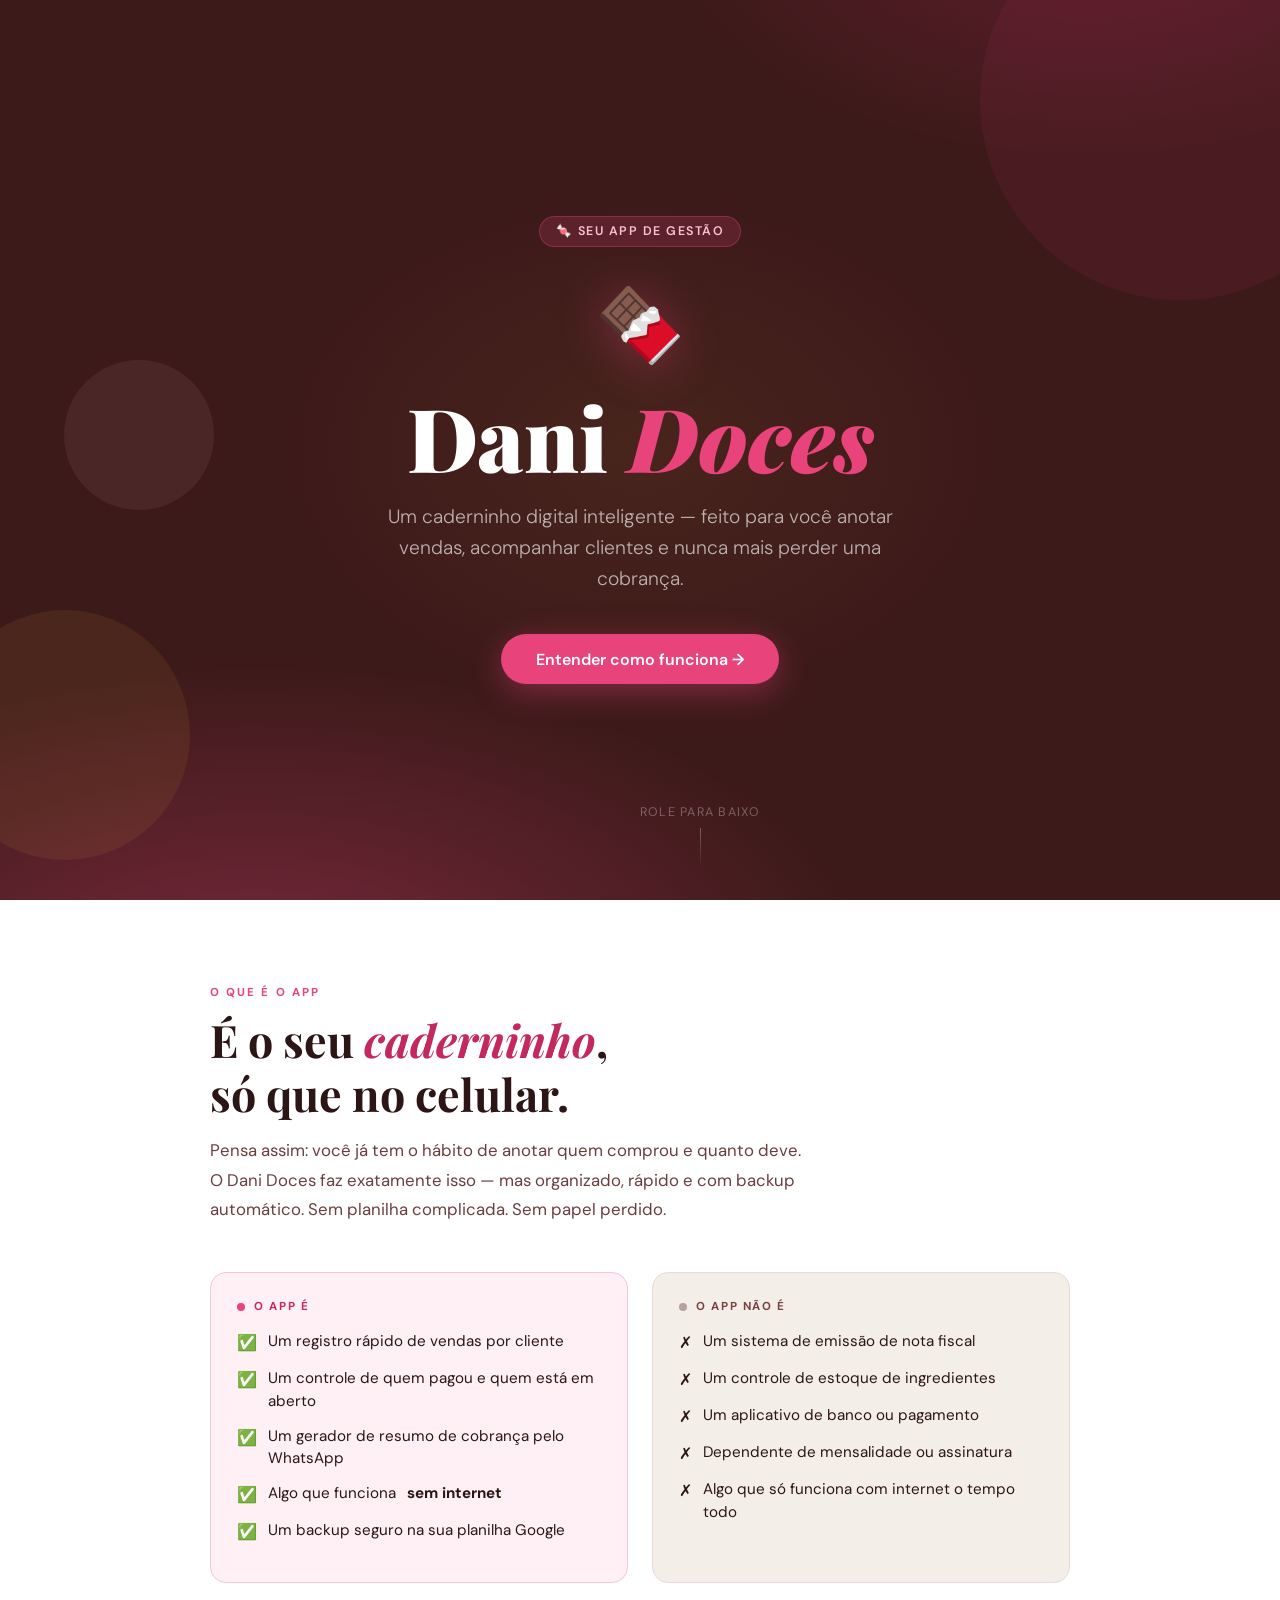
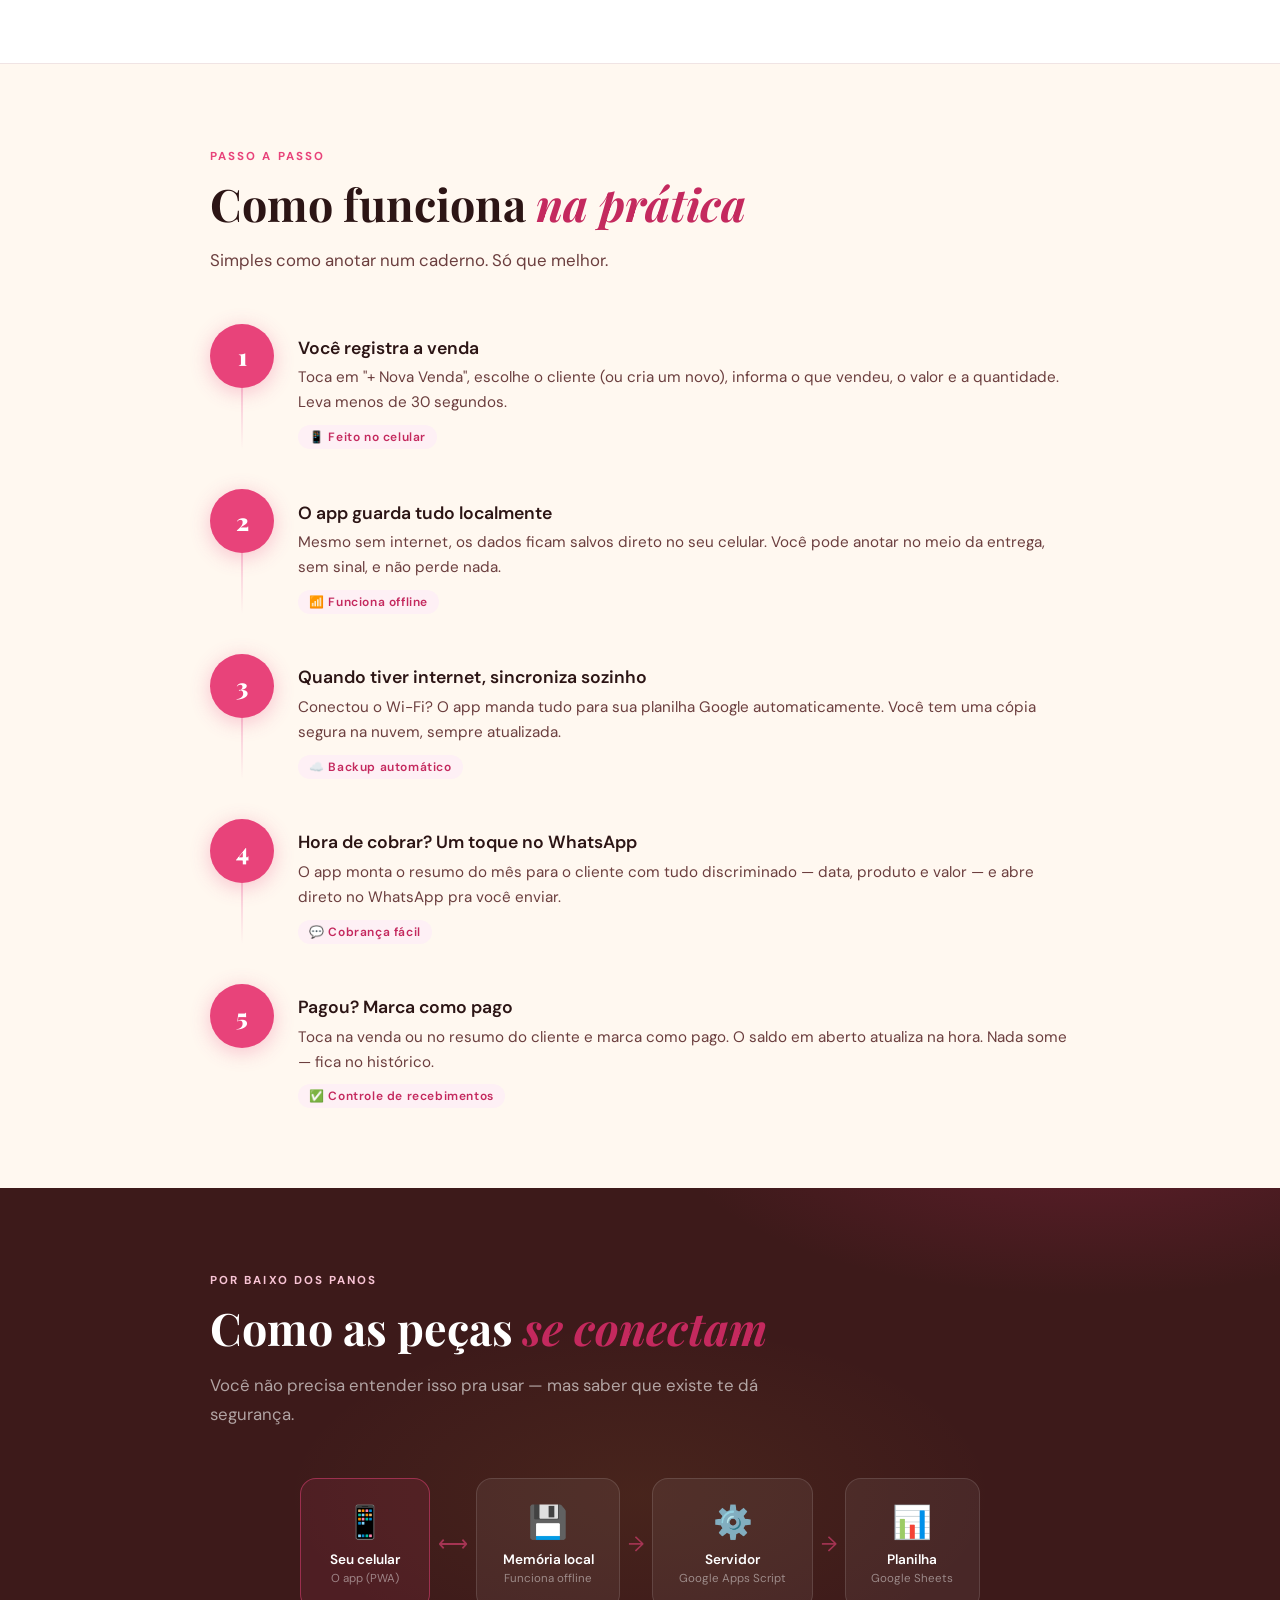
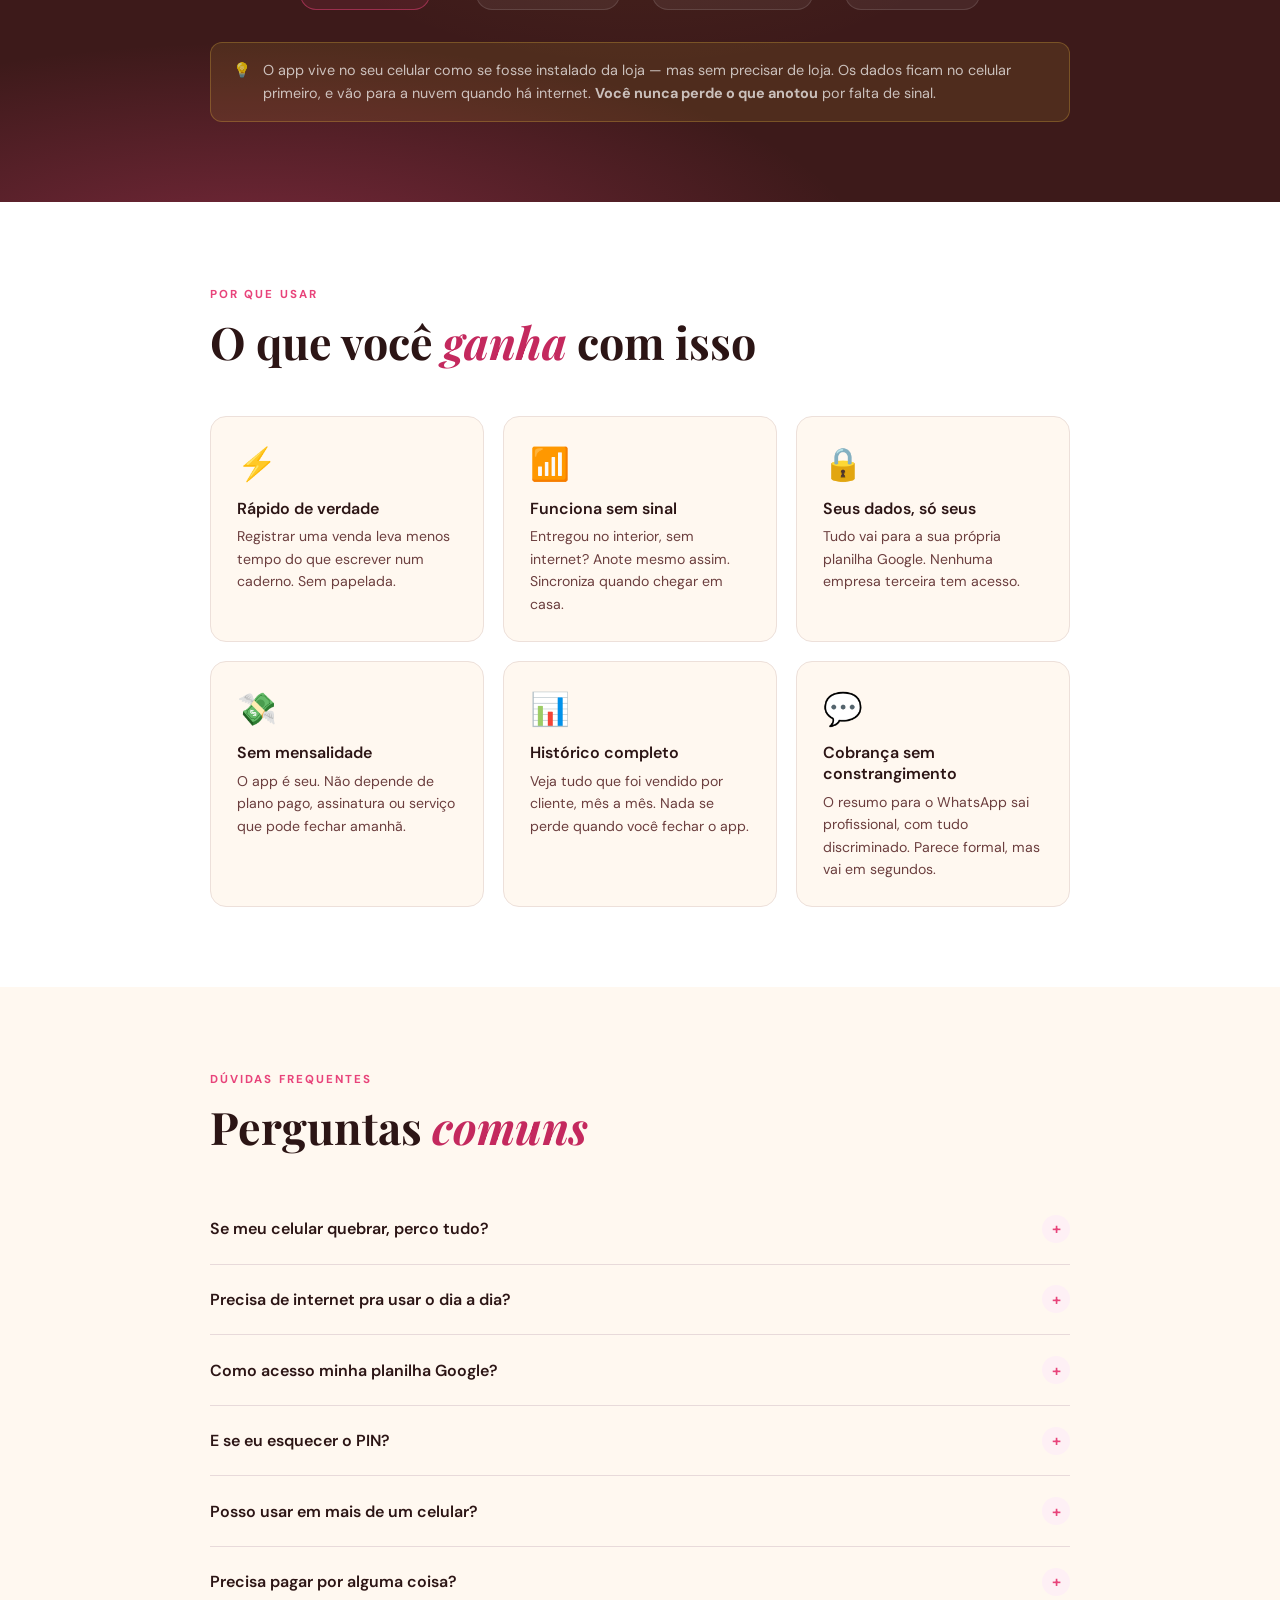
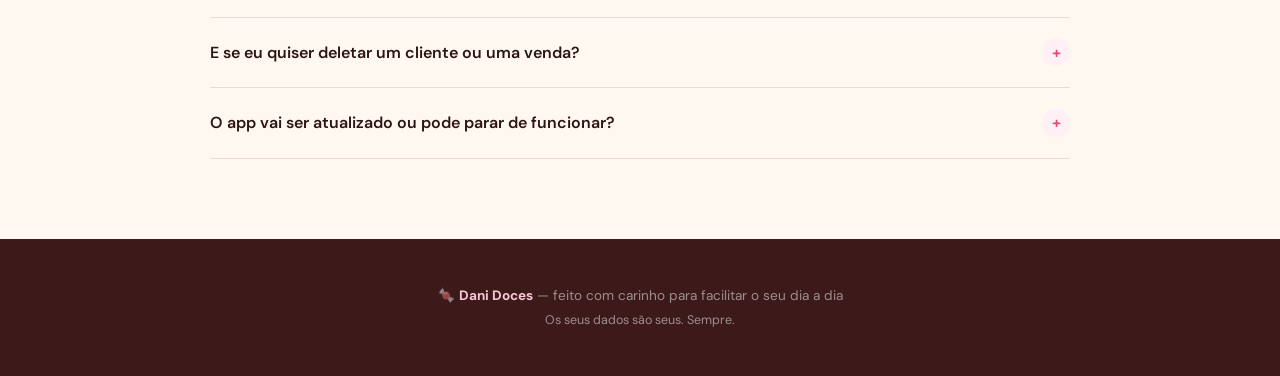
<file: dani.html>
<!DOCTYPE html>
<html lang="pt-BR">
<head>
<meta charset="UTF-8">
<meta name="viewport" content="width=device-width, initial-scale=1.0">
<title>Dani Doces — Como funciona o seu app</title>
<link href="https://fonts.googleapis.com/css2?family=Playfair+Display:ital,wght@0,700;0,900;1,700&family=DM+Sans:wght@300;400;500;600&family=DM+Mono:wght@400;500&display=swap" rel="stylesheet">
<style>
  *, *::before, *::after { box-sizing: border-box; margin: 0; padding: 0; }

  :root {
    --rosa:       #E8437A;
    --rosa-deep:  #C4295E;
    --rosa-light: #F9C4D5;
    --rosa-pale:  #FEF0F5;
    --creme:      #FFF8F0;
    --marrom:     #3D1A1A;
    --marrom-mid: #7A4040;
    --cinza:      #F4EEE8;
    --verde-ok:   #2D9E6B;
    --amarelo:    #F5C842;
    --texto:      #2C1515;
    --texto-mid:  #6B3E3E;
  }

  html { scroll-behavior: smooth; }

  body {
    font-family: 'DM Sans', sans-serif;
    background: var(--creme);
    color: var(--texto);
    overflow-x: hidden;
  }

  /* ── HERO ── */
  .hero {
    min-height: 100vh;
    background: var(--marrom);
    position: relative;
    display: flex;
    flex-direction: column;
    align-items: center;
    justify-content: center;
    overflow: hidden;
    padding: 3rem 2rem;
  }

  .hero-bg {
    position: absolute; inset: 0;
    background:
      radial-gradient(ellipse 80% 60% at 20% 110%, rgba(232,67,122,0.35) 0%, transparent 60%),
      radial-gradient(ellipse 60% 50% at 85% -10%, rgba(196,41,94,0.25) 0%, transparent 55%),
      radial-gradient(ellipse 40% 40% at 50% 50%, rgba(245,200,66,0.06) 0%, transparent 70%);
    pointer-events: none;
  }

  /* Bolhas decorativas */
  .blob {
    position: absolute;
    border-radius: 50%;
    pointer-events: none;
    opacity: 0.07;
  }
  .blob-1 { width: 400px; height: 400px; background: var(--rosa); top: -100px; right: -100px; }
  .blob-2 { width: 250px; height: 250px; background: var(--amarelo); bottom: 40px; left: -60px; }
  .blob-3 { width: 150px; height: 150px; background: var(--rosa-light); top: 40%; left: 5%; }

  .hero-badge {
    display: inline-flex;
    align-items: center;
    gap: 0.4rem;
    background: rgba(232,67,122,0.18);
    border: 1px solid rgba(232,67,122,0.35);
    color: var(--rosa-light);
    font-size: 0.78rem;
    font-weight: 600;
    letter-spacing: 0.12em;
    text-transform: uppercase;
    padding: 0.4rem 1rem;
    border-radius: 100px;
    margin-bottom: 2rem;
    animation: fadeDown 0.6s ease both;
  }

  .hero-emoji {
    font-size: 4.5rem;
    display: block;
    margin-bottom: 1.2rem;
    animation: fadeDown 0.7s ease 0.1s both;
    filter: drop-shadow(0 4px 24px rgba(232,67,122,0.4));
  }

  .hero h1 {
    font-family: 'Playfair Display', serif;
    font-size: clamp(2.8rem, 8vw, 5.5rem);
    font-weight: 900;
    color: #fff;
    text-align: center;
    line-height: 1.05;
    animation: fadeDown 0.7s ease 0.15s both;
  }

  .hero h1 span {
    color: var(--rosa);
    font-style: italic;
  }

  .hero-sub {
    font-size: clamp(1rem, 2.5vw, 1.2rem);
    color: rgba(255,255,255,0.65);
    text-align: center;
    margin-top: 1.2rem;
    max-width: 520px;
    font-weight: 300;
    line-height: 1.6;
    animation: fadeDown 0.7s ease 0.25s both;
  }

  .hero-cta {
    display: inline-block;
    margin-top: 2.5rem;
    background: var(--rosa);
    color: #fff;
    font-weight: 600;
    font-size: 1rem;
    padding: 0.9rem 2.2rem;
    border-radius: 100px;
    text-decoration: none;
    transition: transform 0.2s, box-shadow 0.2s;
    box-shadow: 0 8px 32px rgba(232,67,122,0.4);
    animation: fadeDown 0.7s ease 0.35s both;
  }
  .hero-cta:hover { transform: translateY(-2px); box-shadow: 0 12px 40px rgba(232,67,122,0.5); }

  .scroll-hint {
    position: absolute;
    bottom: 2rem;
    left: 50%;
    transform: translateX(-50%);
    color: rgba(255,255,255,0.3);
    font-size: 0.78rem;
    letter-spacing: 0.1em;
    text-transform: uppercase;
    display: flex;
    flex-direction: column;
    align-items: center;
    gap: 0.5rem;
    animation: fadeDown 1s ease 0.8s both;
  }
  .scroll-hint::after {
    content: '';
    width: 1px;
    height: 40px;
    background: linear-gradient(to bottom, rgba(255,255,255,0.3), transparent);
    animation: scrollLine 1.5s ease-in-out infinite;
  }

  /* ── SEÇÕES GENÉRICAS ── */
  section { padding: 5rem 2rem; }

  .container { max-width: 860px; margin: 0 auto; }

  .section-label {
    display: inline-block;
    font-size: 0.72rem;
    font-weight: 700;
    letter-spacing: 0.18em;
    text-transform: uppercase;
    color: var(--rosa);
    margin-bottom: 0.8rem;
  }

  .section-title {
    font-family: 'Playfair Display', serif;
    font-size: clamp(1.8rem, 4vw, 2.8rem);
    font-weight: 700;
    line-height: 1.2;
    color: var(--texto);
    margin-bottom: 1rem;
  }

  .section-title em { font-style: italic; color: var(--rosa-deep); }

  .section-desc {
    font-size: 1.05rem;
    color: var(--texto-mid);
    line-height: 1.75;
    max-width: 600px;
    font-weight: 400;
  }

  /* ── O QUE É ── */
  .oque-e {
    background: #fff;
    border-bottom: 1px solid #F0E4E4;
  }

  .oque-grid {
    display: grid;
    grid-template-columns: 1fr 1fr;
    gap: 1.5rem;
    margin-top: 3rem;
  }

  @media (max-width: 600px) { .oque-grid { grid-template-columns: 1fr; } }

  .oque-card {
    border-radius: 16px;
    padding: 1.6rem;
    position: relative;
    overflow: hidden;
  }

  .oque-card.sim {
    background: var(--rosa-pale);
    border: 1.5px solid var(--rosa-light);
  }
  .oque-card.nao {
    background: var(--cinza);
    border: 1.5px solid #E8DADA;
  }

  .oque-card-header {
    display: flex;
    align-items: center;
    gap: 0.6rem;
    font-size: 0.72rem;
    font-weight: 700;
    letter-spacing: 0.14em;
    text-transform: uppercase;
    margin-bottom: 1rem;
  }
  .oque-card.sim .oque-card-header { color: var(--rosa-deep); }
  .oque-card.nao .oque-card-header { color: var(--marrom-mid); }

  .oque-card-header .dot {
    width: 8px; height: 8px;
    border-radius: 50%;
    flex-shrink: 0;
  }
  .oque-card.sim .dot { background: var(--rosa); }
  .oque-card.nao .dot { background: #B8A0A0; }

  .oque-item {
    display: flex;
    align-items: flex-start;
    gap: 0.7rem;
    margin-bottom: 0.75rem;
    font-size: 0.95rem;
    color: var(--texto);
    line-height: 1.5;
  }

  .oque-item-icon { font-size: 1rem; flex-shrink: 0; margin-top: 1px; }

  /* ── COMO FUNCIONA ── */
  .como-funciona { background: var(--creme); }

  .steps {
    margin-top: 3rem;
    display: flex;
    flex-direction: column;
    gap: 0;
  }

  .step {
    display: grid;
    grid-template-columns: 64px 1fr;
    gap: 1.5rem;
    position: relative;
    padding-bottom: 2.5rem;
  }

  .step:last-child { padding-bottom: 0; }

  .step:not(:last-child) .step-line::after {
    content: '';
    position: absolute;
    left: 31px;
    top: 64px;
    bottom: 0;
    width: 2px;
    background: linear-gradient(to bottom, var(--rosa-light), transparent);
  }

  .step-line { position: relative; }

  .step-num {
    width: 64px; height: 64px;
    border-radius: 50%;
    background: var(--rosa);
    color: #fff;
    display: flex;
    align-items: center;
    justify-content: center;
    font-family: 'Playfair Display', serif;
    font-size: 1.5rem;
    font-weight: 900;
    flex-shrink: 0;
    box-shadow: 0 4px 20px rgba(232,67,122,0.3);
    position: relative;
    z-index: 1;
  }

  .step-content { padding-top: 0.8rem; }

  .step-title {
    font-size: 1.1rem;
    font-weight: 600;
    color: var(--texto);
    margin-bottom: 0.4rem;
  }

  .step-desc {
    font-size: 0.95rem;
    color: var(--texto-mid);
    line-height: 1.65;
  }

  .step-tag {
    display: inline-block;
    margin-top: 0.6rem;
    background: var(--rosa-pale);
    color: var(--rosa-deep);
    font-size: 0.75rem;
    font-weight: 600;
    padding: 0.25rem 0.7rem;
    border-radius: 100px;
    letter-spacing: 0.05em;
  }

  /* ── ARQUITETURA VISUAL ── */
  .arquitetura {
    background: var(--marrom);
    color: #fff;
    overflow: hidden;
    position: relative;
  }

  .arquitetura .section-title { color: #fff; }
  .arquitetura .section-desc { color: rgba(255,255,255,0.6); }

  .arq-diagram {
    margin-top: 3rem;
    display: flex;
    align-items: center;
    justify-content: center;
    gap: 0;
    flex-wrap: wrap;
  }

  .arq-node {
    background: rgba(255,255,255,0.06);
    border: 1px solid rgba(255,255,255,0.12);
    border-radius: 16px;
    padding: 1.4rem 1.6rem;
    text-align: center;
    min-width: 130px;
    transition: background 0.2s;
  }
  .arq-node:hover { background: rgba(232,67,122,0.12); border-color: rgba(232,67,122,0.3); }

  .arq-node-icon { font-size: 2rem; display: block; margin-bottom: 0.5rem; }
  .arq-node-name { font-size: 0.85rem; font-weight: 600; color: #fff; }
  .arq-node-sub { font-size: 0.72rem; color: rgba(255,255,255,0.45); margin-top: 0.2rem; }

  .arq-arrow {
    font-size: 1.3rem;
    color: rgba(232,67,122,0.6);
    padding: 0 0.5rem;
    flex-shrink: 0;
  }

  .arq-highlight { border-color: rgba(232,67,122,0.5); background: rgba(232,67,122,0.1); }

  .arq-note {
    margin-top: 2rem;
    background: rgba(245,200,66,0.1);
    border: 1px solid rgba(245,200,66,0.25);
    border-radius: 12px;
    padding: 1rem 1.4rem;
    font-size: 0.9rem;
    color: rgba(255,255,255,0.7);
    line-height: 1.6;
    display: flex;
    gap: 0.7rem;
    align-items: flex-start;
  }

  /* ── VANTAGENS ── */
  .vantagens { background: #fff; }

  .vant-grid {
    display: grid;
    grid-template-columns: repeat(auto-fit, minmax(240px, 1fr));
    gap: 1.2rem;
    margin-top: 3rem;
  }

  .vant-card {
    border-radius: 16px;
    padding: 1.6rem;
    background: var(--creme);
    border: 1.5px solid #EDE0DA;
    transition: transform 0.2s, border-color 0.2s;
  }
  .vant-card:hover { transform: translateY(-3px); border-color: var(--rosa-light); }

  .vant-icon {
    font-size: 2rem;
    display: block;
    margin-bottom: 0.8rem;
  }

  .vant-title {
    font-size: 1rem;
    font-weight: 600;
    color: var(--texto);
    margin-bottom: 0.4rem;
  }

  .vant-desc {
    font-size: 0.88rem;
    color: var(--texto-mid);
    line-height: 1.6;
  }

  /* ── FAQ ── */
  .faq-section { background: var(--creme); }

  .faq-list { margin-top: 2.5rem; }

  .faq-item {
    border-bottom: 1px solid #E8DADA;
    overflow: hidden;
  }

  .faq-q {
    width: 100%;
    background: none;
    border: none;
    text-align: left;
    padding: 1.3rem 0;
    font-family: 'DM Sans', sans-serif;
    font-size: 1rem;
    font-weight: 600;
    color: var(--texto);
    cursor: pointer;
    display: flex;
    justify-content: space-between;
    align-items: center;
    gap: 1rem;
    transition: color 0.2s;
  }
  .faq-q:hover { color: var(--rosa-deep); }

  .faq-arrow {
    flex-shrink: 0;
    width: 28px; height: 28px;
    border-radius: 50%;
    background: var(--rosa-pale);
    color: var(--rosa);
    display: flex;
    align-items: center;
    justify-content: center;
    font-size: 1rem;
    transition: transform 0.3s, background 0.2s;
  }

  .faq-item.open .faq-arrow {
    transform: rotate(45deg);
    background: var(--rosa);
    color: #fff;
  }

  .faq-a {
    max-height: 0;
    overflow: hidden;
    transition: max-height 0.4s ease, padding 0.3s ease;
    font-size: 0.95rem;
    color: var(--texto-mid);
    line-height: 1.7;
  }

  .faq-item.open .faq-a {
    max-height: 300px;
    padding-bottom: 1.2rem;
  }

  .faq-a strong { color: var(--rosa-deep); }

  /* ── RODAPÉ ── */
  .footer {
    background: var(--marrom);
    color: rgba(255,255,255,0.5);
    text-align: center;
    padding: 3rem 2rem;
    font-size: 0.85rem;
  }
  .footer strong { color: var(--rosa-light); }

  /* ── ANIMAÇÕES ── */
  @keyframes fadeDown {
    from { opacity: 0; transform: translateY(-16px); }
    to   { opacity: 1; transform: translateY(0); }
  }
  @keyframes scrollLine {
    0%, 100% { opacity: 0.3; transform: scaleY(1); }
    50%       { opacity: 1;   transform: scaleY(0.6); }
  }

  /* Reveal ao scroll */
  .reveal {
    opacity: 0;
    transform: translateY(24px);
    transition: opacity 0.6s ease, transform 0.6s ease;
  }
  .reveal.visible {
    opacity: 1;
    transform: translateY(0);
  }
  .reveal-delay-1 { transition-delay: 0.1s; }
  .reveal-delay-2 { transition-delay: 0.2s; }
  .reveal-delay-3 { transition-delay: 0.3s; }
  .reveal-delay-4 { transition-delay: 0.4s; }

  /* ── MOBILE ── */
  @media (max-width: 600px) {
    .arq-diagram { flex-direction: column; gap: 0.5rem; }
    .arq-arrow { transform: rotate(90deg); }
  }
</style>
</head>
<body>

<!-- ═══════════════════════════════════ HERO ══ -->
<section class="hero">
  <div class="hero-bg"></div>
  <div class="blob blob-1"></div>
  <div class="blob blob-2"></div>
  <div class="blob blob-3"></div>

  <div class="hero-badge">🍬 Seu app de gestão</div>
  <span class="hero-emoji">🍫</span>
  <h1>Dani <span>Doces</span></h1>
  <p class="hero-sub">
    Um caderninho digital inteligente — feito para você anotar vendas, acompanhar clientes e nunca mais perder uma cobrança.
  </p>
  <a href="#oque-e" class="hero-cta">Entender como funciona →</a>

  <div class="scroll-hint">role para baixo</div>
</section>


<!-- ═══════════════════════════════════ O QUE É ══ -->
<section class="oque-e" id="oque-e">
  <div class="container">
    <span class="section-label reveal">O que é o app</span>
    <h2 class="section-title reveal">É o seu <em>caderninho</em>,<br>só que no celular.</h2>
    <p class="section-desc reveal">
      Pensa assim: você já tem o hábito de anotar quem comprou e quanto deve. O Dani Doces faz exatamente isso — mas organizado, rápido e com backup automático. Sem planilha complicada. Sem papel perdido.
    </p>

    <div class="oque-grid">
      <div class="oque-card sim reveal reveal-delay-1">
        <div class="oque-card-header"><div class="dot"></div> O app É</div>
        <div class="oque-item"><span class="oque-item-icon">✅</span> Um registro rápido de vendas por cliente</div>
        <div class="oque-item"><span class="oque-item-icon">✅</span> Um controle de quem pagou e quem está em aberto</div>
        <div class="oque-item"><span class="oque-item-icon">✅</span> Um gerador de resumo de cobrança pelo WhatsApp</div>
        <div class="oque-item"><span class="oque-item-icon">✅</span> Algo que funciona <strong>sem internet</strong></div>
        <div class="oque-item"><span class="oque-item-icon">✅</span> Um backup seguro na sua planilha Google</div>
      </div>
      <div class="oque-card nao reveal reveal-delay-2">
        <div class="oque-card-header"><div class="dot"></div> O app NÃO É</div>
        <div class="oque-item"><span class="oque-item-icon">✗</span> Um sistema de emissão de nota fiscal</div>
        <div class="oque-item"><span class="oque-item-icon">✗</span> Um controle de estoque de ingredientes</div>
        <div class="oque-item"><span class="oque-item-icon">✗</span> Um aplicativo de banco ou pagamento</div>
        <div class="oque-item"><span class="oque-item-icon">✗</span> Dependente de mensalidade ou assinatura</div>
        <div class="oque-item"><span class="oque-item-icon">✗</span> Algo que só funciona com internet o tempo todo</div>
      </div>
    </div>
  </div>
</section>


<!-- ═══════════════════════════════════ COMO FUNCIONA ══ -->
<section class="como-funciona" id="como-funciona">
  <div class="container">
    <span class="section-label reveal">Passo a passo</span>
    <h2 class="section-title reveal">Como funciona <em>na prática</em></h2>
    <p class="section-desc reveal">Simples como anotar num caderno. Só que melhor.</p>

    <div class="steps">

      <div class="step reveal reveal-delay-1">
        <div class="step-line">
          <div class="step-num">1</div>
        </div>
        <div class="step-content">
          <div class="step-title">Você registra a venda</div>
          <div class="step-desc">
            Toca em "+ Nova Venda", escolhe o cliente (ou cria um novo), informa o que vendeu, o valor e a quantidade. Leva menos de 30 segundos.
          </div>
          <span class="step-tag">📱 Feito no celular</span>
        </div>
      </div>

      <div class="step reveal reveal-delay-2">
        <div class="step-line">
          <div class="step-num">2</div>
        </div>
        <div class="step-content">
          <div class="step-title">O app guarda tudo localmente</div>
          <div class="step-desc">
            Mesmo sem internet, os dados ficam salvos direto no seu celular. Você pode anotar no meio da entrega, sem sinal, e não perde nada.
          </div>
          <span class="step-tag">📶 Funciona offline</span>
        </div>
      </div>

      <div class="step reveal reveal-delay-3">
        <div class="step-line">
          <div class="step-num">3</div>
        </div>
        <div class="step-content">
          <div class="step-title">Quando tiver internet, sincroniza sozinho</div>
          <div class="step-desc">
            Conectou o Wi-Fi? O app manda tudo para sua planilha Google automaticamente. Você tem uma cópia segura na nuvem, sempre atualizada.
          </div>
          <span class="step-tag">☁️ Backup automático</span>
        </div>
      </div>

      <div class="step reveal reveal-delay-4">
        <div class="step-line">
          <div class="step-num">4</div>
        </div>
        <div class="step-content">
          <div class="step-title">Hora de cobrar? Um toque no WhatsApp</div>
          <div class="step-desc">
            O app monta o resumo do mês para o cliente com tudo discriminado — data, produto e valor — e abre direto no WhatsApp pra você enviar.
          </div>
          <span class="step-tag">💬 Cobrança fácil</span>
        </div>
      </div>

      <div class="step reveal">
        <div class="step-line">
          <div class="step-num">5</div>
        </div>
        <div class="step-content">
          <div class="step-title">Pagou? Marca como pago</div>
          <div class="step-desc">
            Toca na venda ou no resumo do cliente e marca como pago. O saldo em aberto atualiza na hora. Nada some — fica no histórico.
          </div>
          <span class="step-tag">✅ Controle de recebimentos</span>
        </div>
      </div>

    </div>
  </div>
</section>


<!-- ═══════════════════════════════════ ARQUITETURA ══ -->
<section class="arquitetura">
  <div class="hero-bg"></div>
  <div class="container" style="position:relative; z-index:1;">
    <span class="section-label reveal" style="color:var(--rosa-light);">Por baixo dos panos</span>
    <h2 class="section-title reveal">Como as peças <em>se conectam</em></h2>
    <p class="section-desc reveal">Você não precisa entender isso pra usar — mas saber que existe te dá segurança.</p>

    <div class="arq-diagram reveal">
      <div class="arq-node arq-highlight">
        <span class="arq-node-icon">📱</span>
        <div class="arq-node-name">Seu celular</div>
        <div class="arq-node-sub">O app (PWA)</div>
      </div>
      <div class="arq-arrow">⟷</div>
      <div class="arq-node">
        <span class="arq-node-icon">💾</span>
        <div class="arq-node-name">Memória local</div>
        <div class="arq-node-sub">Funciona offline</div>
      </div>
      <div class="arq-arrow">→</div>
      <div class="arq-node">
        <span class="arq-node-icon">⚙️</span>
        <div class="arq-node-name">Servidor</div>
        <div class="arq-node-sub">Google Apps Script</div>
      </div>
      <div class="arq-arrow">→</div>
      <div class="arq-node">
        <span class="arq-node-icon">📊</span>
        <div class="arq-node-name">Planilha</div>
        <div class="arq-node-sub">Google Sheets</div>
      </div>
    </div>

    <div class="arq-note reveal">
      <span>💡</span>
      <span>
        O app vive no seu celular como se fosse instalado da loja — mas sem precisar de loja. Os dados ficam no celular primeiro, e vão para a nuvem quando há internet. <strong>Você nunca perde o que anotou</strong> por falta de sinal.
      </span>
    </div>
  </div>
</section>


<!-- ═══════════════════════════════════ VANTAGENS ══ -->
<section class="vantagens">
  <div class="container">
    <span class="section-label reveal">Por que usar</span>
    <h2 class="section-title reveal">O que você <em>ganha</em> com isso</h2>

    <div class="vant-grid">
      <div class="vant-card reveal reveal-delay-1">
        <span class="vant-icon">⚡</span>
        <div class="vant-title">Rápido de verdade</div>
        <div class="vant-desc">Registrar uma venda leva menos tempo do que escrever num caderno. Sem papelada.</div>
      </div>
      <div class="vant-card reveal reveal-delay-2">
        <span class="vant-icon">📶</span>
        <div class="vant-title">Funciona sem sinal</div>
        <div class="vant-desc">Entregou no interior, sem internet? Anote mesmo assim. Sincroniza quando chegar em casa.</div>
      </div>
      <div class="vant-card reveal reveal-delay-3">
        <span class="vant-icon">🔒</span>
        <div class="vant-title">Seus dados, só seus</div>
        <div class="vant-desc">Tudo vai para a sua própria planilha Google. Nenhuma empresa terceira tem acesso.</div>
      </div>
      <div class="vant-card reveal reveal-delay-4">
        <span class="vant-icon">💸</span>
        <div class="vant-title">Sem mensalidade</div>
        <div class="vant-desc">O app é seu. Não depende de plano pago, assinatura ou serviço que pode fechar amanhã.</div>
      </div>
      <div class="vant-card reveal reveal-delay-1">
        <span class="vant-icon">📊</span>
        <div class="vant-title">Histórico completo</div>
        <div class="vant-desc">Veja tudo que foi vendido por cliente, mês a mês. Nada se perde quando você fechar o app.</div>
      </div>
      <div class="vant-card reveal reveal-delay-2">
        <span class="vant-icon">💬</span>
        <div class="vant-title">Cobrança sem constrangimento</div>
        <div class="vant-desc">O resumo para o WhatsApp sai profissional, com tudo discriminado. Parece formal, mas vai em segundos.</div>
      </div>
    </div>
  </div>
</section>


<!-- ═══════════════════════════════════ FAQ ══ -->
<section class="faq-section">
  <div class="container">
    <span class="section-label reveal">Dúvidas frequentes</span>
    <h2 class="section-title reveal">Perguntas <em>comuns</em></h2>

    <div class="faq-list reveal">

      <div class="faq-item">
        <button class="faq-q" onclick="toggleFaq(this)">
          Se meu celular quebrar, perco tudo?
          <span class="faq-arrow">+</span>
        </button>
        <div class="faq-a">
          <strong>Não, se você tiver sincronizado.</strong> Toda vez que o app conecta à internet, ele manda uma cópia para a sua planilha Google. Se trocar de celular, é só configurar o app de novo e os dados continuam lá — na planilha. Por isso a sincronização é importante: faça ela sempre que tiver Wi-Fi.
        </div>
      </div>

      <div class="faq-item">
        <button class="faq-q" onclick="toggleFaq(this)">
          Precisa de internet pra usar o dia a dia?
          <span class="faq-arrow">+</span>
        </button>
        <div class="faq-a">
          <strong>Não.</strong> O app funciona completamente offline. Você anota vendas, consulta clientes e vê resumos sem nenhuma conexão. A internet só é necessária para sincronizar com a planilha Google — e isso acontece automaticamente quando você reconecta.
        </div>
      </div>

      <div class="faq-item">
        <button class="faq-q" onclick="toggleFaq(this)">
          Como acesso minha planilha Google?
          <span class="faq-arrow">+</span>
        </button>
        <div class="faq-a">
          Acesse <strong>planilhas.google.com</strong> com a mesma conta Google que foi usada para configurar o app. Lá você vai ver as abas <em>CLIENTES</em>, <em>VENDAS</em>, <em>RESUMO</em> e <em>CONFIG</em>. É o seu backup completo, sempre atualizado.
        </div>
      </div>

      <div class="faq-item">
        <button class="faq-q" onclick="toggleFaq(this)">
          E se eu esquecer o PIN?
          <span class="faq-arrow">+</span>
        </button>
        <div class="faq-a">
          Infelizmente, o PIN não tem recuperação — ele fica só no seu celular por segurança. Se esquecer, você precisará limpar os dados do site no Chrome (Configurações → Site → Dani Doces → Limpar dados). <strong>Mas os dados não somem:</strong> tudo que já foi sincronizado continua seguro na planilha Google.
        </div>
      </div>

      <div class="faq-item">
        <button class="faq-q" onclick="toggleFaq(this)">
          Posso usar em mais de um celular?
          <span class="faq-arrow">+</span>
        </button>
        <div class="faq-a">
          Sim, tecnicamente é possível instalar em outro celular apontando para o mesmo servidor. Mas o app foi pensado para <strong>uso individual</strong>. Se dois celulares registrarem vendas ao mesmo tempo sem sincronizar, pode haver conflito de dados. Para um uso só, funciona perfeitamente.
        </div>
      </div>

      <div class="faq-item">
        <button class="faq-q" onclick="toggleFaq(this)">
          Precisa pagar por alguma coisa?
          <span class="faq-arrow">+</span>
        </button>
        <div class="faq-a">
          <strong>Não.</strong> O app usa Google Apps Script e Google Sheets — ambos gratuitos para uso pessoal. A hospedagem do app também é gratuita (Vercel). Não há mensalidade, não há plano pago, não há nada que vença ou expire.
        </div>
      </div>

      <div class="faq-item">
        <button class="faq-q" onclick="toggleFaq(this)">
          E se eu quiser deletar um cliente ou uma venda?
          <span class="faq-arrow">+</span>
        </button>
        <div class="faq-a">
          Você pode deletar pelo app. <strong>Atenção:</strong> deletar no app apaga do celular, mas o registro antigo pode continuar na planilha Google — ela serve como histórico. Se precisar limpar a planilha também, é só abrir e apagar as linhas manualmente.
        </div>
      </div>

      <div class="faq-item">
        <button class="faq-q" onclick="toggleFaq(this)">
          O app vai ser atualizado ou pode parar de funcionar?
          <span class="faq-arrow">+</span>
        </button>
        <div class="faq-a">
          O app é seu — os arquivos ficam no seu GitHub e rodam na Vercel. Nenhuma empresa pode desligar ele. Enquanto o Google mantiver o Apps Script (gratuito há mais de 15 anos) e a Vercel existir, o app funciona. E mesmo que algo mude, seus dados continuam na planilha Google.
        </div>
      </div>

    </div>
  </div>
</section>


<!-- ═══════════════════════════════════ RODAPÉ ══ -->
<footer class="footer">
  <p>🍬 <strong>Dani Doces</strong> — feito com carinho para facilitar o seu dia a dia</p>
  <p style="margin-top:0.5rem; font-size:0.78rem;">Os seus dados são seus. Sempre.</p>
</footer>


<script>
  // ── Accordion FAQ
  function toggleFaq(btn) {
    const item = btn.closest('.faq-item');
    const isOpen = item.classList.contains('open');
    document.querySelectorAll('.faq-item.open').forEach(el => el.classList.remove('open'));
    if (!isOpen) item.classList.add('open');
  }

  // ── Scroll reveal
  const observer = new IntersectionObserver((entries) => {
    entries.forEach(entry => {
      if (entry.isIntersecting) {
        entry.target.classList.add('visible');
      }
    });
  }, { threshold: 0.12 });

  document.querySelectorAll('.reveal').forEach(el => observer.observe(el));

  // ── Smooth scroll
  document.querySelectorAll('a[href^="#"]').forEach(a => {
    a.addEventListener('click', e => {
      e.preventDefault();
      const target = document.querySelector(a.getAttribute('href'));
      if (target) target.scrollIntoView({ behavior: 'smooth', block: 'start' });
    });
  });
</script>
</body>
</html>
</file>
